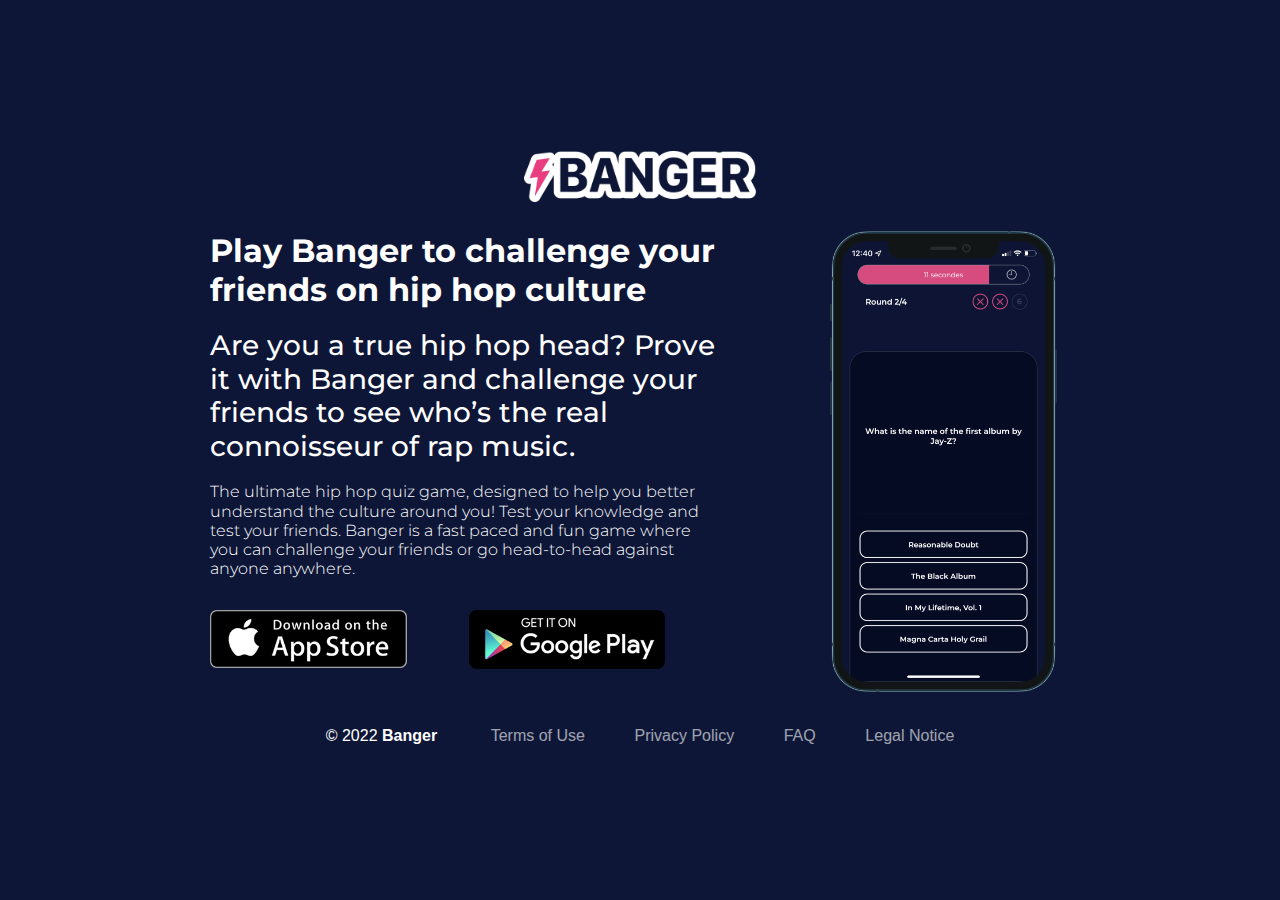
<file: index.html>
<!DOCTYPE html PUBLIC "-//W3C//DTD XHTML 1.0 Strict//EN" "http://www.w3.org/TR/xhtml1/DTD/xhtml1-strict.dtd">

<html xmlns="http://www.w3.org/1999/xhtml" xml:lang="fr">

<head>

  <meta http-equiv="content-type" content="text/html; charset=utf-8" />

  <title>Banger ! Are you a true hip hop head?</title>
  <meta name="viewport" content="width=device-width, initial-scale=1">

  <link rel="icon" type="image/png" href="">

  <meta name="Description" content="Banger ! The ultimate hip hop quiz game, designed to help you better understand the culture around you! Test your knowledge and test your friends. Banger is a fast paced and fun game where you can challenge your friends or go head-to-head against anyone anywhere.">
  <meta name="Keywords"
    content="banger, quiz, rap, musique, music, quizz, hip-hop, culture, test, knowledge, fun, game, jeu, 50 cent, kendrick lamar, ios, expert, riddle, quizrap, quiz rap, quizz rap, rapquiz, rap quiz, rap quizz, multijoueur, trivia, quizrap, quizrap_, quiz-rap">
  <meta name="Revisit-After" content="1 day">
  <meta name="Robots" content="index">
  <meta name="Rating" content="general">
  <meta name="Distribution" content="global">

  <meta property="og:title" content="Banger" />
  <meta property="og:type" content="website" />
  <meta property="og:url" content="https://banger.dev">
  <meta name="twitter:card" content="summary_large_image">
  <meta name="twitter:site" content="@PellegrinPierre">
  <meta name="twitter:title" property="og:title" content="Banger ! The ultimate hip hop quiz game! ⚡️">
  <meta name="twitter:description" property="og:description" content="Play Banger to challenge your friends on hip hop culture">
  <meta name="twitter:image" property="og:image" content="https://banger.dev/img/social-share.png">

  <meta name="author" content="Banger">
  <meta name="apple-itunes-app" content="app-id=1636536771">
  <meta name="google-play-app" content="app-id=com.pierrepellegrin.banger">
  <link rel="shortcut icon" href="img/favicon.ico" type="image/x-icon">
  <link rel="icon" href="img/favicon.ico" type="image/x-icon">
  <link rel="apple-touch-icon" sizes="180x180" href="img/apple-touch-icon.png">
  <link rel="icon" type="image/png" sizes="32x32" href="img/favicon-32x32.png">
  <link rel="icon" type="image/png" sizes="16x16" href="img/favicon-16x16.png">

  <meta name="viewport" content="width=device-width, initial-scale=1.0">
  <link rel="stylesheet" href="css/jquery.smartbanner.css" type="text/css" media="screen">

  <link href="https://maxcdn.bootstrapcdn.com/font-awesome/4.7.0/css/font-awesome.min.css" rel="stylesheet">
  <link href='https://fonts.googleapis.com/css?family=Montserrat' rel='stylesheet' type='text/css'>
  <link rel="stylesheet" href="css/style.css">


</head>

<body>

  <div class=home>
    <div class=title>

      <div class=title1>
        <h1><img alt="Download Banger! The best rap quiz game on the App Store and Google Play Store" src="img/logo.png" style="max-width: 75%;"></h1>
      </div>

      <div class=title2>
        <h1><img alt="Screenshot of rap quiz game : Banger" src="img/screenshots/screenshot1.png"></h1>

      </div>

      <div class=title3>
        <h1>Play Banger to challenge your friends on hip hop culture</h1>
        <h2>Are you a true hip hop head? Prove it with Banger and challenge your friends to see who’s the real connoisseur of rap music.</h2>
        <br/>
        <h4>The ultimate hip hop quiz game, designed to help you better understand the culture around you! Test your knowledge and test your friends. Banger is a fast paced and fun game where you can challenge your friends or go head-to-head against anyone anywhere.</h4>
        <h5><a href="https://apps.apple.com/fr/app/banger-rap-quiz/id1636536771"
            target="itunes_store">
            <img alt="Download Banger on the App Store! The best rap quiz game" src="img/logo-appstore.png" /></a>
        </h5>
        <h5><a href="https://play.google.com/store/apps/details?id=com.pierrepellegrin.banger"
          target="itunes_store">
          <img alt="Download Banger on Google Play! The best rap quiz game" src="img/logo-googleplay.png" /></a>
      </h5>
      </div>
    </div>

  </div>

  <div allign=center>
    <ul>

      <span class='st_instagram_hcount' displayText='Instagram'></span>
  </div>

  

  <div class=footer>

    <footer>
      <ul class=link-slideup>
        <li style="opacity:1"><a href="/" style="color: inherit;">© 2022 <b>Banger</b></a></li>
        <li><a href="terms-of-use.html" target="_blank">Terms of Use</a>
        <li><a href="privacy-policy.html" target="_blank">Privacy Policy</a>
        <li><a href="faq.html" target="_blank">FAQ</a>
        <li><a href="legal-notice.html" target="_blank">Legal Notice</a>
      </ul>
    </footer>
  </div>
  </section>

  </div>

  <script src="https://code.jquery.com/jquery-2.1.1.min.js"></script>
  <script src="jquery.smartbanner.js"></script>
  <script type="text/javascript">
    $(function() { $.smartbanner({
      title: "Banger"
    }) } )
  </script>

</body>

</html>
</file>
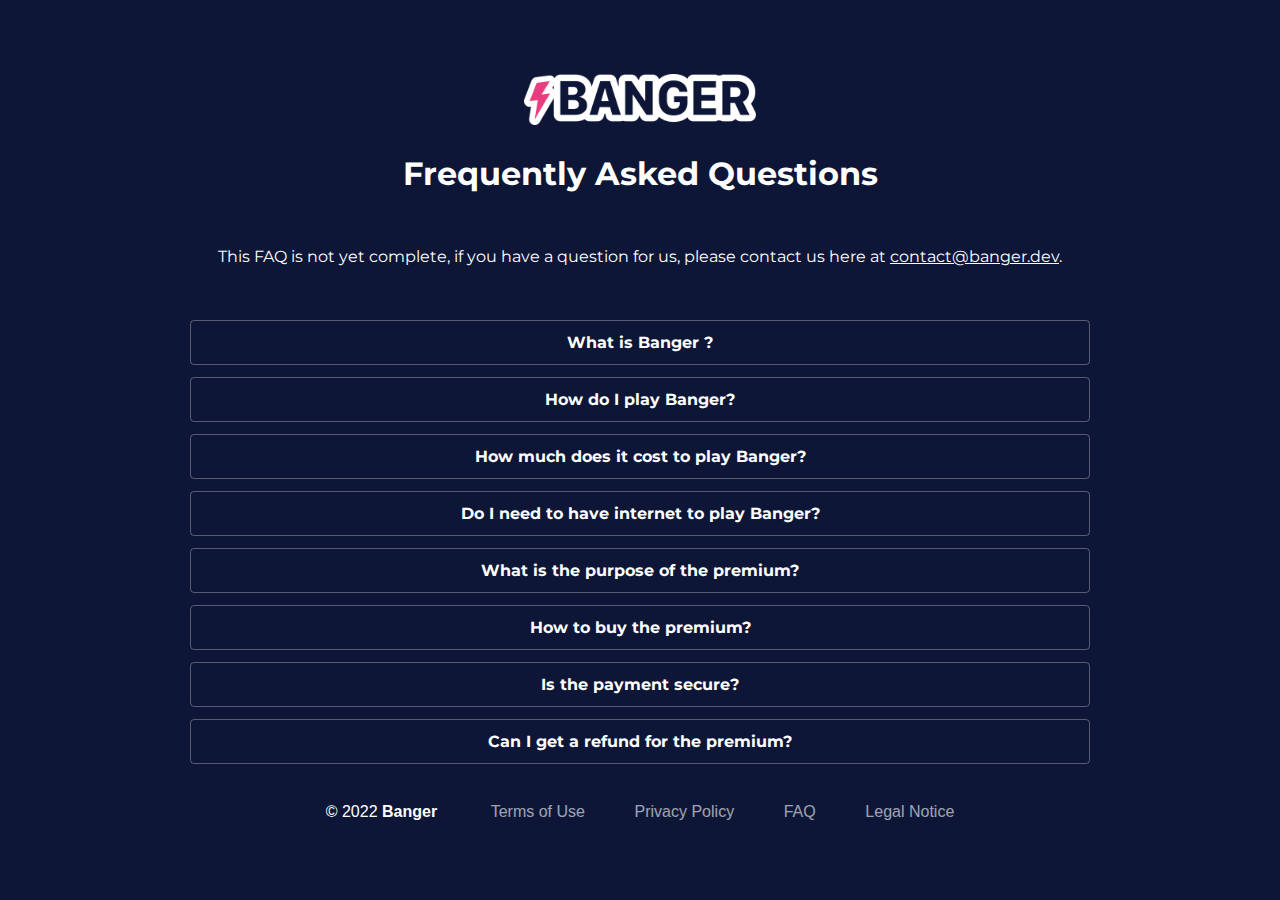
<file: faq.html>
<!DOCTYPE html PUBLIC "-//W3C//DTD XHTML 1.0 Strict//EN" "http://www.w3.org/TR/xhtml1/DTD/xhtml1-strict.dtd">

<html xmlns="http://www.w3.org/1999/xhtml" xml:lang="fr">

<head>

  <meta http-equiv="content-type" content="text/html; charset=utf-8" />

  <title>Banger ! Are you a true hip hop head?</title>
  <meta name="viewport" content="width=device-width, initial-scale=1">

  <link rel="icon" type="image/png" href="">

  <meta name="Description"
    content="Banger ! The ultimate hip hop quiz game, designed to help you better understand the culture around you! Test your knowledge and test your friends. Banger is a fast paced and fun game where you can challenge your friends or go head-to-head against anyone anywhere.">
  <meta name="Keywords"
    content="banger, quiz, rap, musique, music, quizz, hip-hop, culture, test, knowledge, fun, game, jeu, 50 cent, kendrick lamar, ios, expert, riddle, quizrap, quiz rap, quizz rap, rapquiz, rap quiz, rap quizz, multijoueur, trivia, quizrap, quizrap_, quiz-rap">
  <meta name="Revisit-After" content="1 day">
  <meta name="Robots" content="index">
  <meta name="Rating" content="general">
  <meta name="Distribution" content="global">

  <meta property="og:title" content="Banger" />
  <meta property="og:type" content="website" />
  <meta property="og:description" content="Play Banger to challenge your friends on hip hop culture" />

  <meta name="author" content="Banger">
  <meta name="apple-itunes-app" content="app-id=1636536771">
  <meta name="google-play-app" content="app-id=com.pierrepellegrin.banger">
  <link rel="shortcut icon" href="img/favicon.ico" type="image/x-icon">
  <link rel="icon" href="img/favicon.ico" type="image/x-icon">
  <link rel="apple-touch-icon" sizes="180x180" href="img/apple-touch-icon.png">
  <link rel="icon" type="image/png" sizes="32x32" href="img/favicon-32x32.png">
  <link rel="icon" type="image/png" sizes="16x16" href="img/favicon-16x16.png">

  <meta name="viewport" content="width=device-width, initial-scale=1.0">
  <link rel="stylesheet" href="css/jquery.smartbanner.css" type="text/css" media="screen">

  <link href="https://maxcdn.bootstrapcdn.com/font-awesome/4.7.0/css/font-awesome.min.css" rel="stylesheet">
  <link href='https://fonts.googleapis.com/css?family=Montserrat' rel='stylesheet' type='text/css'>
  <link rel="stylesheet" href="css/style.css">

  <script type="text/javascript" src="https://code.jquery.com/jquery-3.6.0.min.js"></script>

  <script>
    $(document).ready(function () {

      $('.faq_question').click(function () {

        if ($(this).parent().is('.open')) {
          $(this).closest('.faq').find('.faq_answer_container').animate({ 'height': '0' }, 500);
          $(this).closest('.faq').removeClass('open');

        } else {
          var newHeight = $(this).closest('.faq').find('.faq_answer').height() + 'px';
          $(this).closest('.faq').find('.faq_answer_container').animate({ 'height': newHeight }, 500);
          $(this).closest('.faq').addClass('open');
        }
      });
    });
  </script>

  <!-- CSS -->
  <style>
    /*FAQS*/
    .faq {
      border: 1px solid rgba(255,255,255,.3);
      margin-bottom: 0.75rem;
      border-radius: 0.25rem;
    }

    .faq_question {
      margin: 0px;
      padding: 0.75rem 1.25rem;
      display: inline-block;
      cursor: pointer;
      font-weight: bold;
    }

    .faq_answer_container {
      height: 0px;
      overflow: hidden;
      padding: 0px;
    }
  </style>


</head>

<body>

  <div class=home>
    <div class=title>

      <div class=title1>
        <h1><img alt="Télécharge Quiz Rap ! sur l'AppStore" src="img/logo.png" style="max-width: 75%;"></h1>
      </div>
      <h1>Frequently Asked Questions</h1>
      <br />
      <br />
      <p>This FAQ is not yet complete, if you have a question for us, please contact us here at <a href="mailto:contact@banger.dev" style="color: inherit;">contact@banger.dev</a>.</p>
      <br />
      <br />
      
      <div class="faq_container">
        <div class="faq">
          <div class="faq_question">What is Banger ?</div>
          <div class="faq_answer_container">
            <div class="faq_answer">Banger is a quiz application specialized on rap and hiphop.<br/>
              It allows you to challenge your friends to see who has the best hiphop culture.<br/>
              There are various themes of questions in order to have varied questions that appeal to everyone.</div>
          </div>
        </div>
        <div class="faq">
          <div class="faq_question">How do I play Banger?</div>
          <div class="faq_answer_container">
            <div class="faq_answer">All you need is a device (phone, tablet) running Android or iOS to download Banger from the Google Play Store or Apple App Store.</div>
          </div>
        </div>
        <div class="faq">
          <div class="faq_question">How much does it cost to play Banger?</div>
          <div class="faq_answer_container">
            <div class="faq_answer">The application is free. However, you can have access to many themes of questions by purchasing the premium.</div>
          </div>
        </div>
        <div class="faq">
          <div class="faq_question">Do I need to have internet to play Banger?</div>
          <div class="faq_answer_container">
            <div class="faq_answer">Yes, the games are multiplayer and the questions and images are hosted on our servers. And therefore require an internet connection.</div>
          </div>
        </div>
        <div class="faq">
          <div class="faq_question">What is the purpose of the premium?</div>
          <div class="faq_answer_container">
            <div class="faq_answer">The premium allows you to play more game modes and have more questions.</div>
          </div>
        </div>
        <div class="faq">
          <div class="faq_question">How to buy the premium?</div>
          <div class="faq_answer_container">
            <div class="faq_answer">Directly in the application (iOS or Android), click on the paywall or in the game modes page by clicking on a locked game mode. A payment window will appear and you will just have to follow the steps.</div>
          </div>
        </div>
        <div class="faq">
          <div class="faq_question">Is the payment secure?</div>
          <div class="faq_answer_container">
            <div class="faq_answer">Yes, absolutely. The payment processes are fully managed by Apple and Google.</div>
          </div>
        </div>
        <div class="faq">
          <div class="faq_question">Can I get a refund for the premium?</div>
          <div class="faq_answer_container">
            <div class="faq_answer">Yes, from your Google Play Store or Apple iCloud account, you can request a refund. Your benefits will be deactivated as a result.</div>
          </div>
        </div>

      </div>

    </div>

    <div class=footer>

      <footer>
        <ul class=link-slideup>
          <li style="opacity:1"><a href="/" style="color: inherit;">© 2022 <b>Banger</b></a></li>
          <li><a href="terms-of-use.html" target="_blank">Terms of Use</a>
          <li><a href="privacy-policy.html" target="_blank">Privacy Policy</a>
          <li><a href="faq.html" target="_blank">FAQ</a>
          <li><a href="legal-notice.html" target="_blank">Legal Notice</a>
        </ul>
      </footer>
    </div>
    </section>

  </div>

  <script src="https://code.jquery.com/jquery-2.1.1.min.js"></script>
  <script src="jquery.smartbanner.js"></script>
  <script type="text/javascript">
    $(function () {
      $.smartbanner({
        title: "Banger"
      })
    })
  </script>

</body>

</html>
</file>
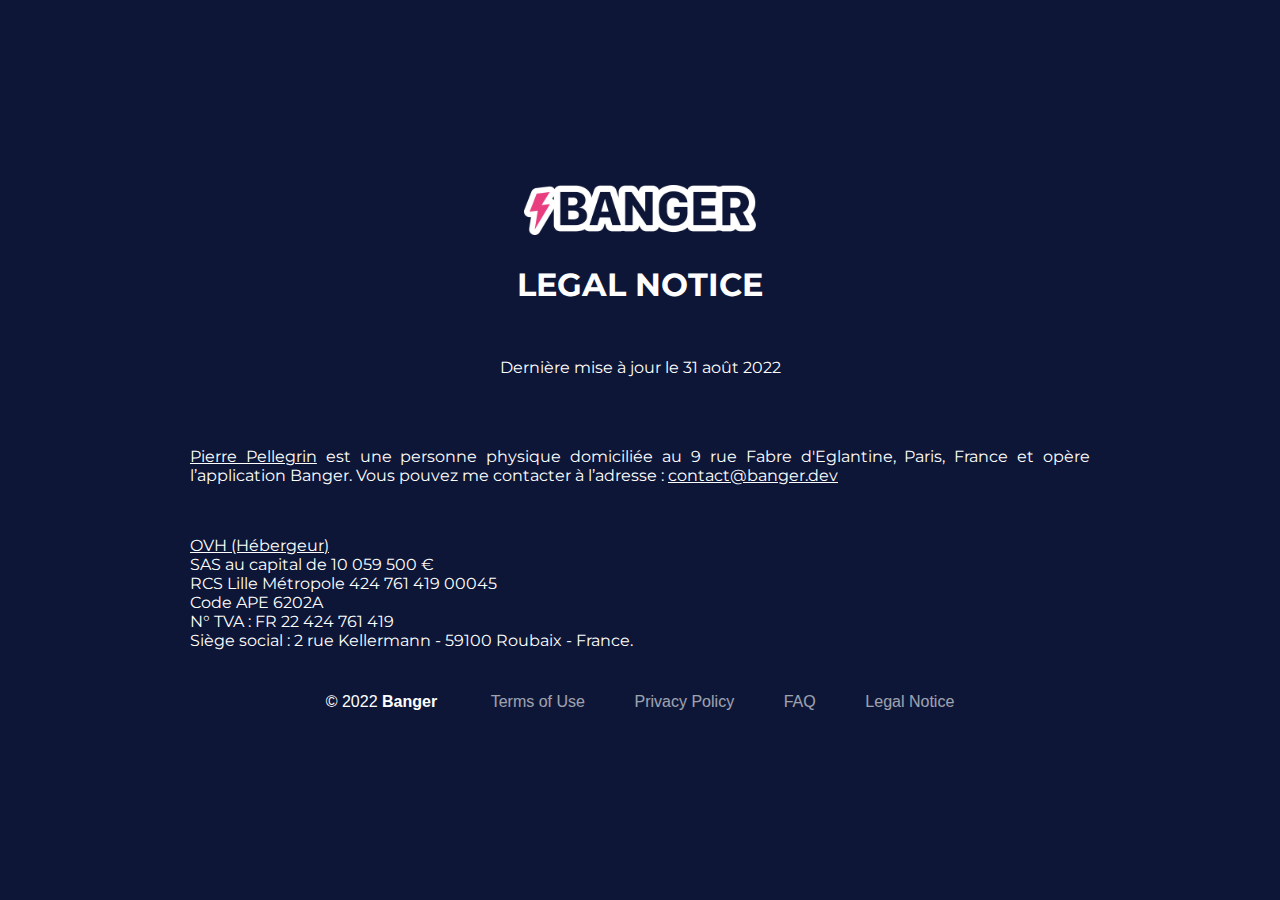
<file: legal-notice.html>
<!DOCTYPE html PUBLIC "-//W3C//DTD XHTML 1.0 Strict//EN" "http://www.w3.org/TR/xhtml1/DTD/xhtml1-strict.dtd">

<html xmlns="http://www.w3.org/1999/xhtml" xml:lang="fr">

<head>

  <meta http-equiv="content-type" content="text/html; charset=utf-8" />

  <title>Banger ! Are you a true hip hop head?</title>
  <meta name="viewport" content="width=device-width, initial-scale=1">

  <link rel="icon" type="image/png" href="">

  <meta name="Description" content="Banger ! The ultimate hip hop quiz game, designed to help you better understand the culture around you! Test your knowledge and test your friends. Banger is a fast paced and fun game where you can challenge your friends or go head-to-head against anyone anywhere.">
  <meta name="Keywords"
    content="banger, quiz, rap, musique, music, quizz, hip-hop, culture, test, knowledge, fun, game, jeu, 50 cent, kendrick lamar, ios, expert, riddle, quizrap, quiz rap, quizz rap, rapquiz, rap quiz, rap quizz, multijoueur, trivia, quizrap, quizrap_, quiz-rap">
  <meta name="Revisit-After" content="1 day">
  <meta name="Robots" content="index">
  <meta name="Rating" content="general">
  <meta name="Distribution" content="global">

  <meta property="og:title" content="Banger" />
  <meta property="og:type" content="website" />
  <meta property="og:description" content="Play Banger to challenge your friends on hip hop culture" />

  <meta name="author" content="Banger">
  <meta name="apple-itunes-app" content="app-id=1636536771">
  <meta name="google-play-app" content="app-id=com.pierrepellegrin.banger">
  <link rel="shortcut icon" href="img/favicon.ico" type="image/x-icon">
  <link rel="icon" href="img/favicon.ico" type="image/x-icon">
  <link rel="apple-touch-icon" sizes="180x180" href="img/apple-touch-icon.png">
  <link rel="icon" type="image/png" sizes="32x32" href="img/favicon-32x32.png">
  <link rel="icon" type="image/png" sizes="16x16" href="img/favicon-16x16.png">

  <meta name="viewport" content="width=device-width, initial-scale=1.0">
  <link rel="stylesheet" href="css/jquery.smartbanner.css" type="text/css" media="screen">

  <link href="https://maxcdn.bootstrapcdn.com/font-awesome/4.7.0/css/font-awesome.min.css" rel="stylesheet">
  <link href='https://fonts.googleapis.com/css?family=Montserrat' rel='stylesheet' type='text/css'>
  <link rel="stylesheet" href="css/style.css">


</head>

<body>

  <div class=home>
    <div class=title>

      <div class=title1>
        <h1><img alt="Télécharge Quiz Rap ! sur l'AppStore" src="img/logo.png" style="max-width: 75%;"></h1>
      </div>
      <h1>LEGAL NOTICE</h1>

      <br/>
      <br/>
      <p>Dernière mise à jour le 31 août 2022</p>
      <br/>
      <br/>
      <div style="text-align: justify;">
        <p><a href="https://pierrepellegrin.com" style="color: inherit;">Pierre Pellegrin</a> est une personne physique domiciliée au 9 rue Fabre d'Eglantine, Paris, France et
          opère l’application Banger.
          Vous pouvez me contacter à l’adresse : <a href="mailto:contact@banger.dev" style="color: inherit;">contact@banger.dev</a></p>
          <br/>
        <p><a style="text-decoration: underline;">OVH (Hébergeur)</a><br/>
          SAS au capital de 10 059 500 € <br/>
          RCS Lille Métropole 424 761 419 00045 <br/>
          Code APE 6202A <br/>
          N° TVA : FR 22 424 761 419 <br/>
          Siège social : 2 rue Kellermann - 59100 Roubaix - France.</p>
        
      </div>

    </div>

  </div>

  <div class=footer>

    <footer>
      <ul class=link-slideup>
        <li style="opacity:1"><a href="/" style="color: inherit;">© 2022 <b>Banger</b></a></li>
        <li><a href="terms-of-use.html" target="_blank">Terms of Use</a>
        <li><a href="privacy-policy.html" target="_blank">Privacy Policy</a>
        <li><a href="faq.html" target="_blank">FAQ</a>
        <li><a href="legal-notice.html" target="_blank">Legal Notice</a>
      </ul>
    </footer>
  </div>
  </section>

  </div>

  <script src="https://code.jquery.com/jquery-2.1.1.min.js"></script>
  <script src="jquery.smartbanner.js"></script>
  <script type="text/javascript">
    $(function() { $.smartbanner({
      title: "Banger"
    }) } )
  </script>

</body>

</html>
</file>
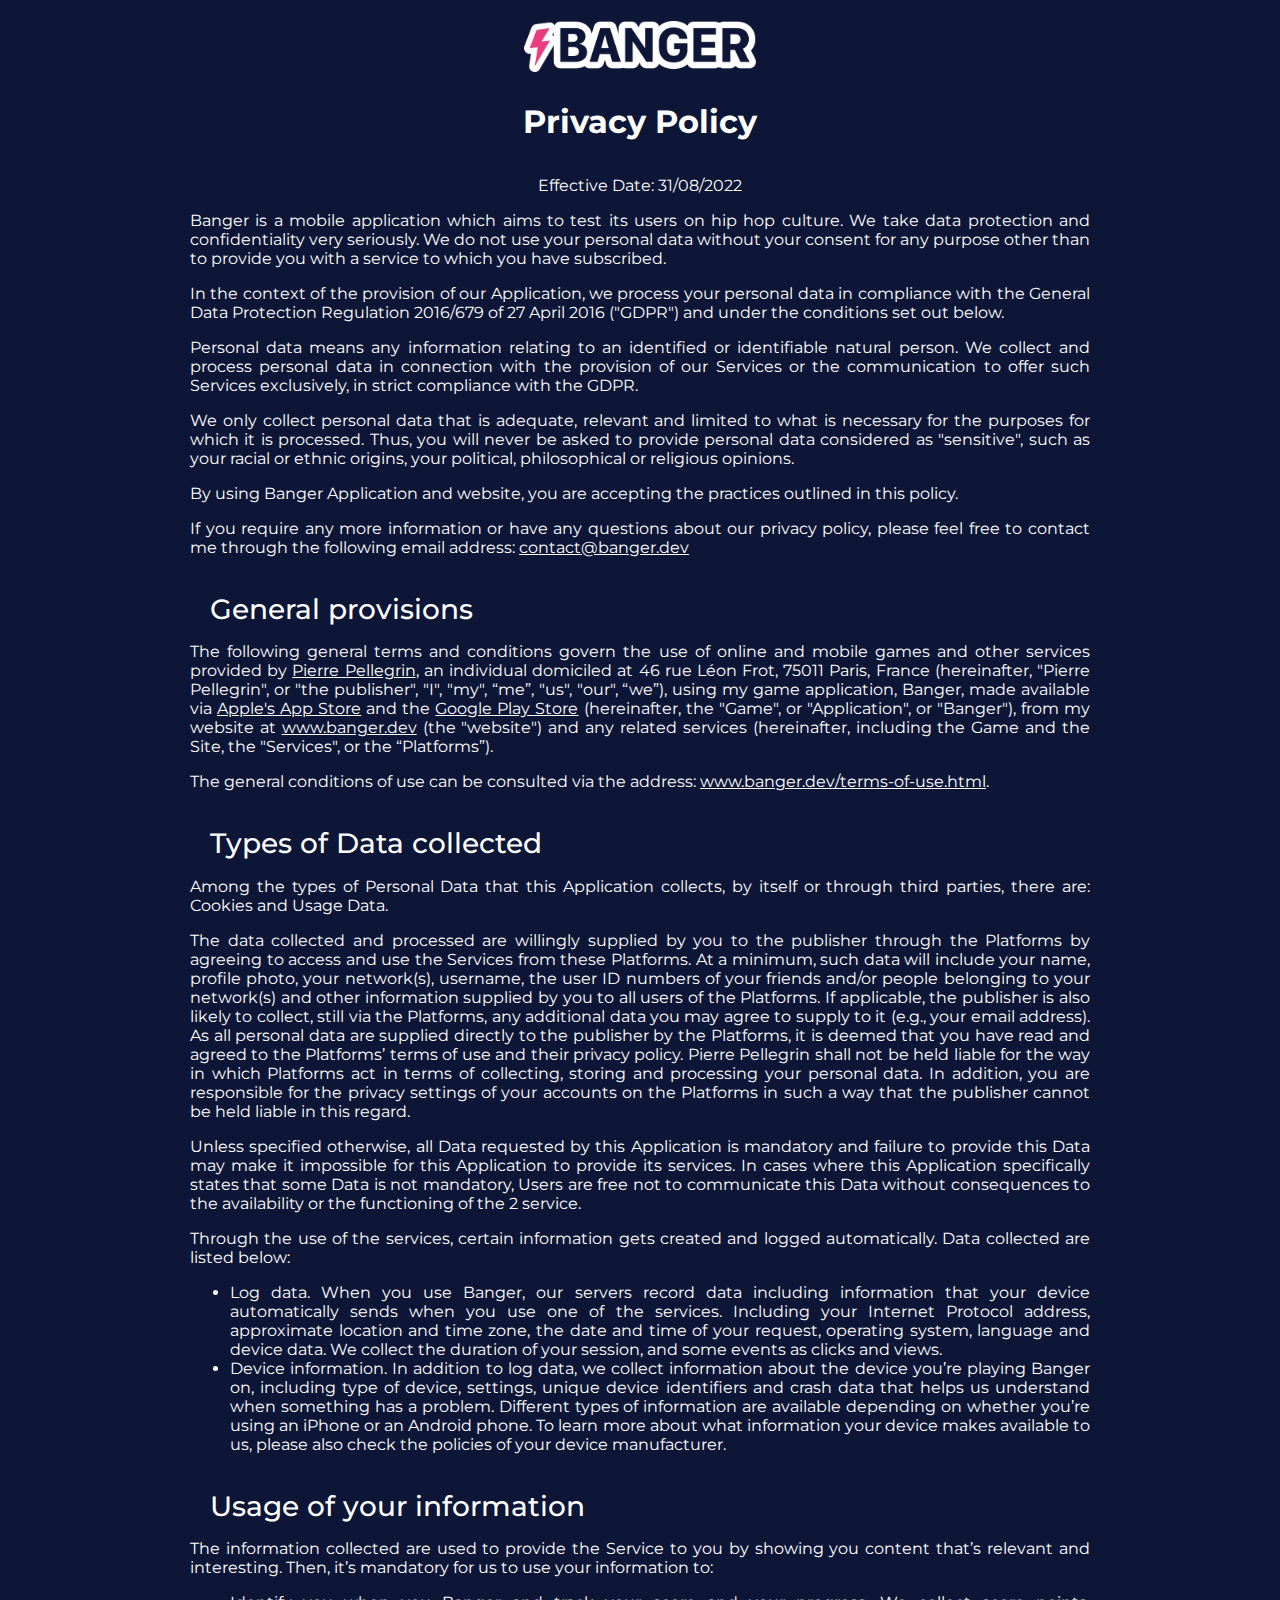
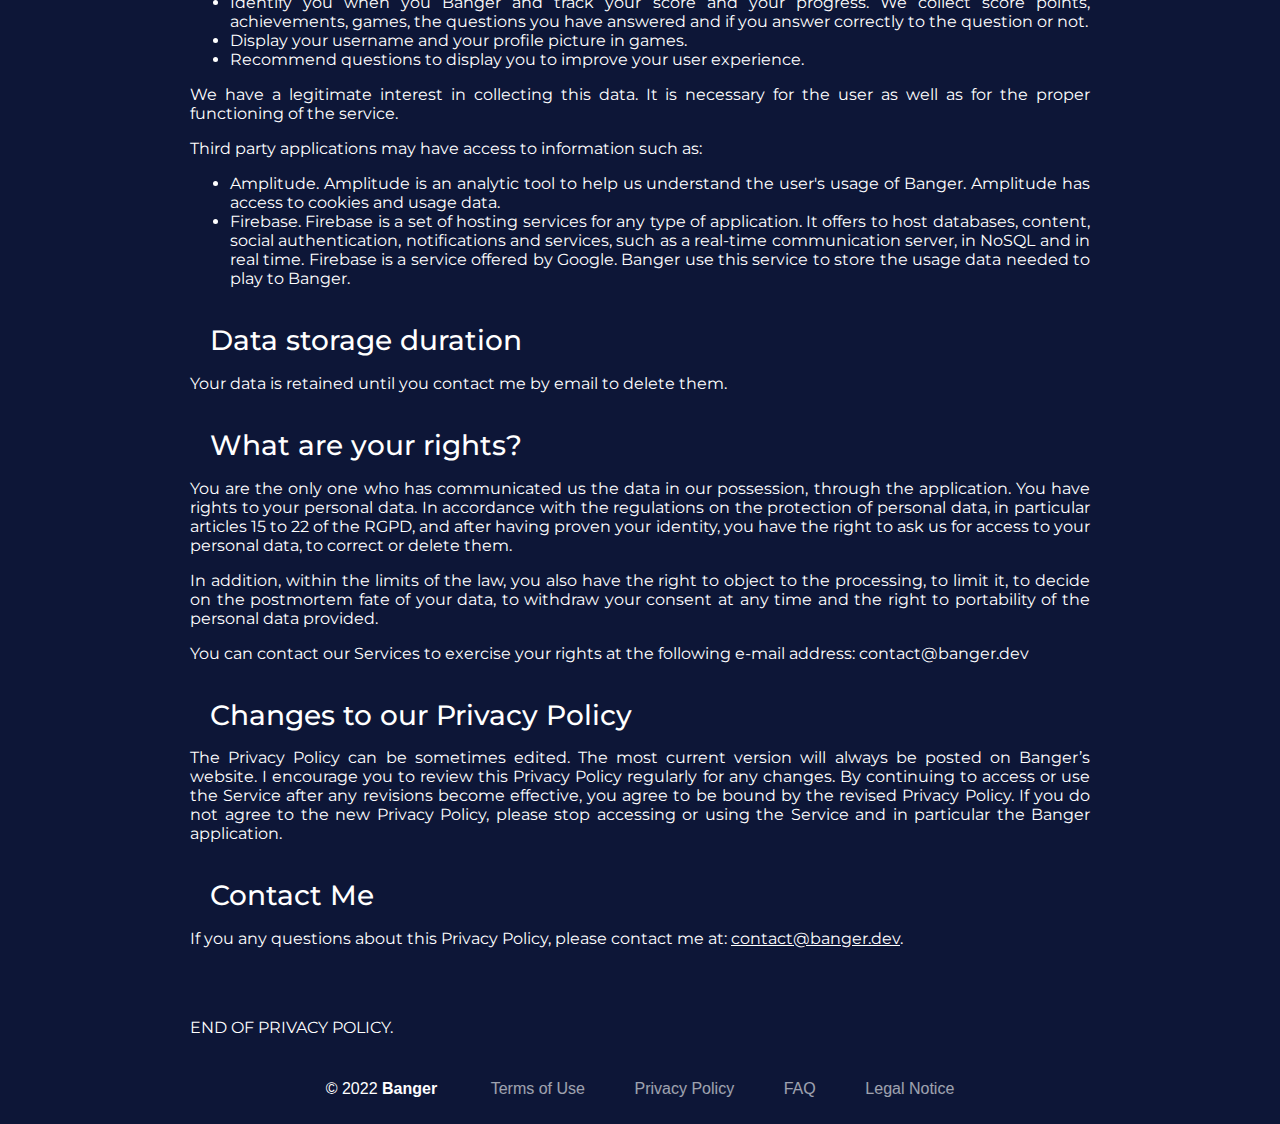
<file: privacy-policy.html>
<!DOCTYPE html PUBLIC "-//W3C//DTD XHTML 1.0 Strict//EN" "http://www.w3.org/TR/xhtml1/DTD/xhtml1-strict.dtd">

<html xmlns="http://www.w3.org/1999/xhtml" xml:lang="fr">

<head>

  <meta http-equiv="content-type" content="text/html; charset=utf-8" />

  <title>Banger ! Are you a true hip hop head?</title>
  <meta name="viewport" content="width=device-width, initial-scale=1">

  <link rel="icon" type="image/png" href="">

  <meta name="Description" content="Banger ! The ultimate hip hop quiz game, designed to help you better understand the culture around you! Test your knowledge and test your friends. Banger is a fast paced and fun game where you can challenge your friends or go head-to-head against anyone anywhere.">
  <meta name="Keywords"
    content="banger, quiz, rap, musique, music, quizz, hip-hop, culture, test, knowledge, fun, game, jeu, 50 cent, kendrick lamar, ios, expert, riddle, quizrap, quiz rap, quizz rap, rapquiz, rap quiz, rap quizz, multijoueur, trivia, quizrap, quizrap_, quiz-rap">
  <meta name="Revisit-After" content="1 day">
  <meta name="Robots" content="index">
  <meta name="Rating" content="general">
  <meta name="Distribution" content="global">

  <meta property="og:title" content="Banger" />
  <meta property="og:type" content="website" />
  <meta property="og:description" content="Play Banger to challenge your friends on hip hop culture" />

  <meta name="author" content="Banger">
  <meta name="apple-itunes-app" content="app-id=1636536771">
  <meta name="google-play-app" content="app-id=com.pierrepellegrin.banger">
  <link rel="shortcut icon" href="img/favicon.ico" type="image/x-icon">
  <link rel="icon" href="img/favicon.ico" type="image/x-icon">
  <link rel="apple-touch-icon" sizes="180x180" href="img/apple-touch-icon.png">
  <link rel="icon" type="image/png" sizes="32x32" href="img/favicon-32x32.png">
  <link rel="icon" type="image/png" sizes="16x16" href="img/favicon-16x16.png">

  <meta name="viewport" content="width=device-width, initial-scale=1.0">
  <link rel="stylesheet" href="css/jquery.smartbanner.css" type="text/css" media="screen">

  <link href="https://maxcdn.bootstrapcdn.com/font-awesome/4.7.0/css/font-awesome.min.css" rel="stylesheet">
  <link href='https://fonts.googleapis.com/css?family=Montserrat' rel='stylesheet' type='text/css'>
  <link rel="stylesheet" href="css/style.css">


</head>

<body>

  <div class=home>
    <div class=title>

      <div class=title1>
        <h1><img alt="Download Banger on App Store !" src="img/logo.png" style="max-width: 75%;"></h1>
      </div>
      <h1>Privacy Policy</h1>
      <br />
      <p>Effective Date: 31/08/2022</p>

      <div style="text-align: justify;">
        <p>Banger is a mobile application which aims to test its users on hip hop culture. 
          We take data protection and confidentiality very seriously. 
          We do not use your personal data without your consent for any purpose other than to provide you with a service to which you have subscribed.</p>
        <p>In the context of the provision of our Application, we process your personal data in compliance with the 
          General Data Protection Regulation 2016/679 of 27 April 2016 ("GDPR") and under the conditions set out below.
        </p>
        <p>Personal data means any information relating to an identified or identifiable natural person. 
          We collect and process personal data in connection with the provision of our Services or the communication to offer such Services exclusively, 
          in strict compliance with the GDPR.</p>
        <p>We only collect personal data that is adequate, relevant and limited to what is necessary for the purposes for which it is processed. 
          Thus, you will never be asked to provide personal data considered as "sensitive", such as your racial or ethnic origins, your political, 
          philosophical or religious opinions.</p>
        <p>By using Banger Application and website, you are accepting the practices outlined in this policy.</p>
        <p>If you require any more information or have any questions about our privacy policy, please feel free to contact me through the following email address:
        <a href="mailto:contact@banger.dev" style="color: inherit;">contact@banger.dev</a></li>
        </p>

        <h2>General provisions</h2>
        <p>
          The following general terms and conditions govern the use of online and mobile games
          and other services provided by <a href="https://pierrepellegrin.com" style="color: inherit;">Pierre
            Pellegrin</a>, an individual domiciled at 46 rue Léon Frot,
          75011 Paris, France (hereinafter, "Pierre Pellegrin", or "the publisher", "I", "my", “me”, "us", "our", “we”),
          using my game application, Banger, made available via <a
            href="https://apps.apple.com/fr/app/banger-rap-quiz/id1636536771" style="color: inherit;">Apple's App Store</a> and
          the <a href="https://play.google.com/store/apps/details?id=com.pierrepellegrin.banger"
            style="color: inherit;">Google Play Store</a> (hereinafter, the "Game", or "Application", or "Banger"),
          from my website at
          <a href="/" style="color: inherit;">www.banger.dev</a> (the "website") and any related services (hereinafter, including the Game and
          the Site, the "Services", or the “Platforms”).
        </p>
        <p>
          The general conditions of use can be consulted via the address:
          <a href="terms-of-use.html" style="color: inherit;">www.banger.dev/terms-of-use.html</a>.
        </p>

        <h2>Types of Data collected</h2>
        <p>
          Among the types of Personal Data that this Application collects, by itself or through third parties, there are: Cookies and Usage Data.
        </p>
        <p>The data collected and processed are willingly supplied by you to the publisher through the Platforms by agreeing to access 
          and use the Services from these Platforms. At a minimum, such data will include your name, profile photo, your network(s), 
          username, the user ID numbers of your friends and/or people belonging to your network(s) and other information supplied by 
          you to all users of the Platforms. If applicable, the publisher is also likely to collect, still via the Platforms, any additional 
          data you may agree to supply to it (e.g., your email address). As all personal data are supplied directly to the publisher by the Platforms, 
          it is deemed that you have read and agreed to the Platforms’ terms of use and their privacy policy. Pierre Pellegrin shall not be held 
          liable for the way in which Platforms act in terms of collecting, storing and processing your personal data. In addition, 
          you are responsible for the privacy settings of your accounts on the Platforms in such a way that the publisher cannot be held liable in this regard.</p>
        <p>Unless specified otherwise, all Data requested by this Application is mandatory and failure to provide this Data may make 
          it impossible for this Application to provide its services. In cases where this Application specifically states that some 
          Data is not mandatory, Users are free not to communicate this Data without consequences to the availability or the functioning of the 2 service.</p>
        <p>Through the use of the services, certain information gets created and logged
          automatically. Data collected are listed below:
        <ul>
          <li>Log data. When you use Banger, our servers record data including information that your device automatically sends when you use one of the services. 
            Including your Internet Protocol address, approximate location and time zone, the date and time of your request, operating system, 
            language and device data. We collect the duration of your session, and some events as clicks and views.</li>
          <li>Device information. In addition to log data, we collect information about the device you’re playing Banger on, 
            including type of device, settings, unique device identifiers and crash data that helps us understand when something has a problem. 
            Different types of information are available depending on whether you’re using an iPhone or an Android phone. 
            To learn more about what information your device makes available to us, please also check the policies of your device manufacturer.</li>
        </ul>
        </p>

        <h2>Usage of your information</h2>
        <p>The information collected are used to provide the Service to you by showing you
          content that’s relevant and interesting. Then, it’s mandatory for us to use your information
          to:
        <ul>
          <li>Identify you when you Banger and track your score and your progress. We collect score points, achievements, games, 
            the questions you have answered and if you answer correctly to the question or not.</li>
          <li>Display your username and your profile picture in games.</li>
          <li>Recommend questions to display you to improve your user experience.</li>
        </ul>
        We have a legitimate interest in collecting this data. It is necessary for the user as well as for
        the proper functioning of the service.
        </p>
        <p>Third party applications may have access to information such as:
        <ul>
          <li>Amplitude. Amplitude is an analytic tool to help us understand the user's usage of Banger. Amplitude has access to cookies and usage data.</li>
          <li>Firebase. Firebase is a set of hosting services for any type of application. 
            It offers to host databases, content, social authentication, notifications and services, such as a real-time communication server, 
            in NoSQL and in real time. Firebase is a service offered by Google. Banger use this service to store the usage data needed to play to Banger.</li>
        </ul>
        </p>
        <h2>Data storage duration</h2>
        <p>
          Your data is retained until you contact me by email to delete them.
        </p>
        <h2>What are your rights?</h2>
        <p>You are the only one who has communicated us the data in our possession, through the application. 
          You have rights to your personal data. 
          In accordance with the regulations on the protection of personal data, in particular articles 15 to 22 of the RGPD, 
          and after having proven your identity, you have the right to ask us for access to your personal data, to correct or delete them.</p>
        <p>In addition, within the limits of the law, you also have the right to object to the processing, to limit it, 
          to decide on the postmortem fate of your data, to withdraw your consent at any time and the right to portability of the personal data provided.</p>
        <p>You can contact our Services to exercise your rights at the following e-mail address: contact@banger.dev</p>
        <h2>Changes to our Privacy Policy</h2>
        <p>The Privacy Policy can be sometimes edited. The most current version will always be posted on Banger’s website. 
          I encourage you to review this Privacy Policy regularly for any changes. 
          By continuing to access or use the Service after any revisions become effective, 
          you agree to be bound by the revised Privacy Policy. If you do not agree to the new Privacy Policy, 
          please stop accessing or using the Service and in particular the Banger application.</p>
        <h2>Contact Me</h2>
        <p>If you any questions about this Privacy Policy, please contact me at:
          <a href="mailto:contact@banger.dev" style="color: inherit;">contact@banger.dev</a>.
        </p>
        <br />
        <br />
        <p>END OF PRIVACY POLICY.</p>
      </div>

    </div>

  </div>

  <div class=footer>

    <footer>
      <ul class=link-slideup>
        <li style="opacity:1"><a href="/" style="color: inherit;">© 2022 <b>Banger</b></a></li>
        <li><a href="terms-of-use.html" target="_blank">Terms of Use</a>
        <li><a href="privacy-policy.html" target="_blank">Privacy Policy</a>
        <li><a href="faq.html" target="_blank">FAQ</a>
        <li><a href="legal-notice.html" target="_blank">Legal Notice</a>
      </ul>
    </footer>
  </div>
  </section>

  </div>

  <script src="https://code.jquery.com/jquery-2.1.1.min.js"></script>
  <script src="jquery.smartbanner.js"></script>
  <script type="text/javascript">
    $(function() { $.smartbanner({
      title: "Banger"
    }) } )
  </script>

</body>

</html>
</file>
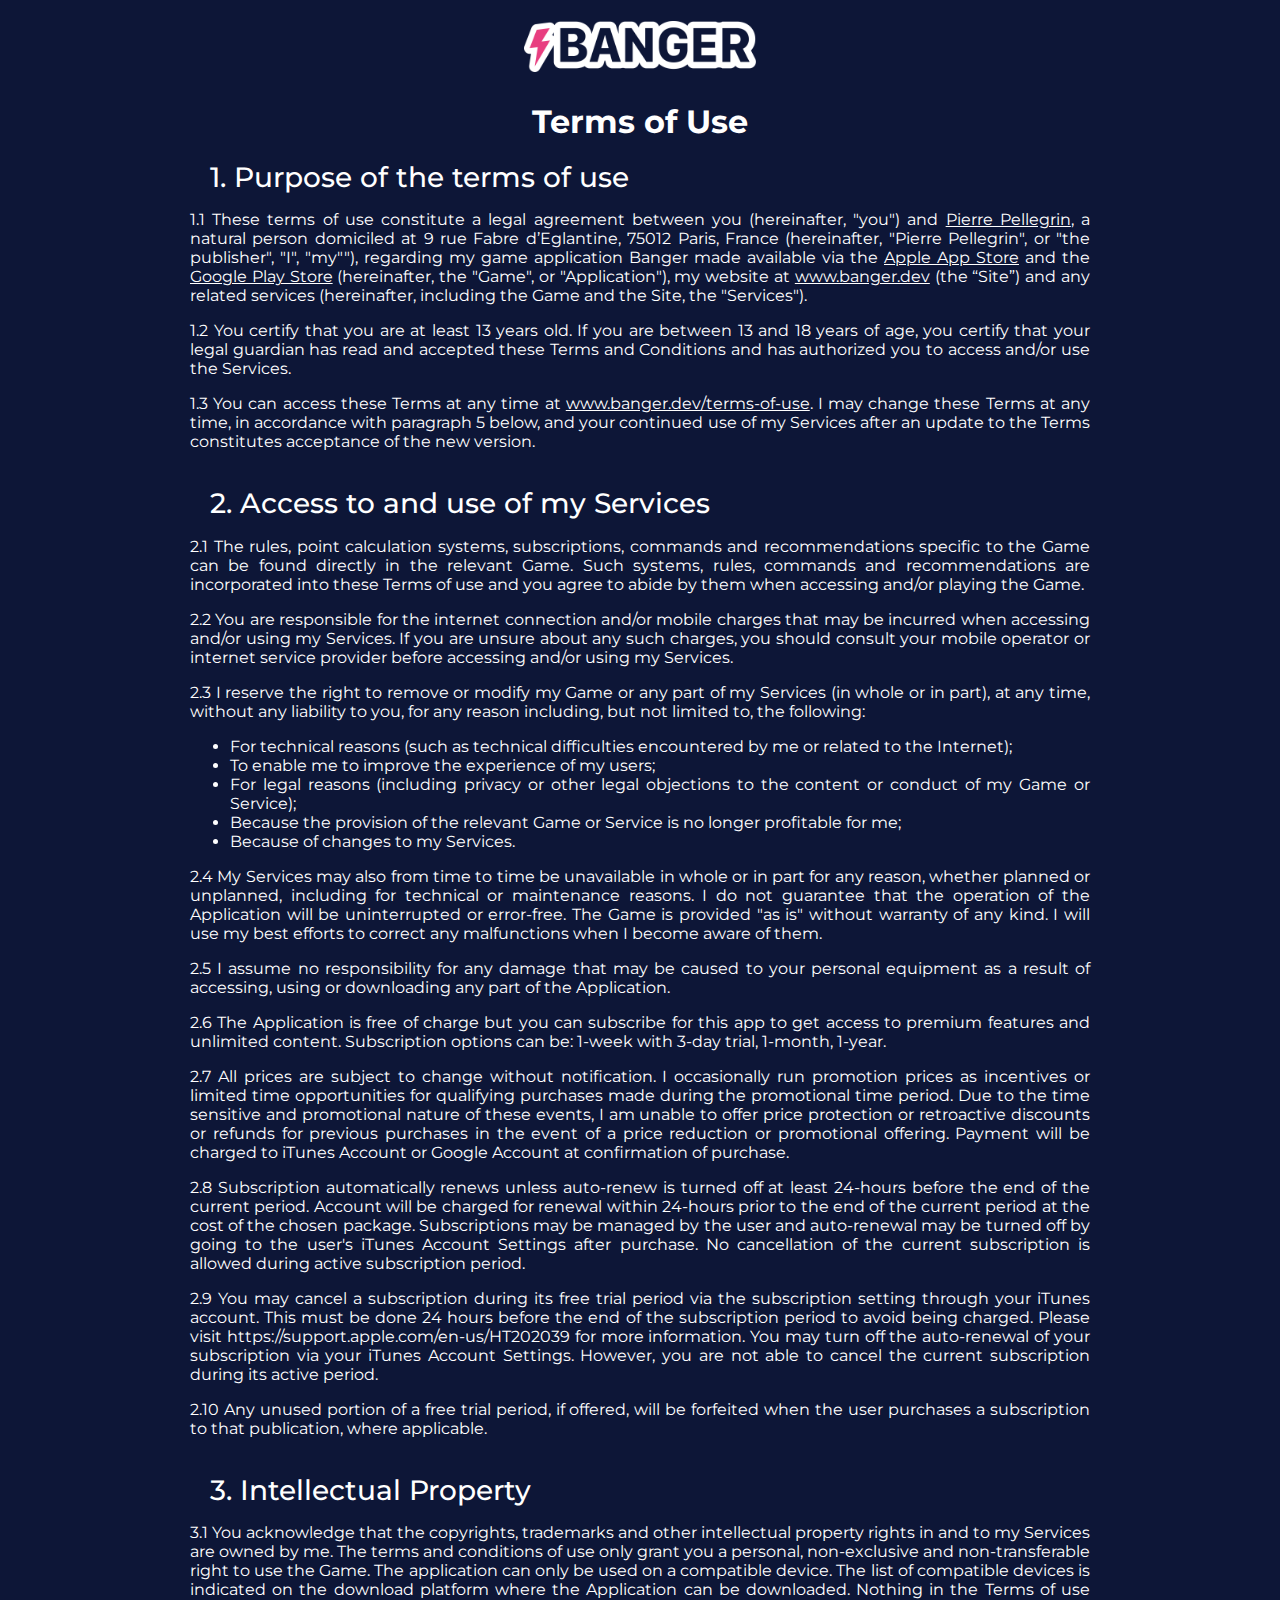
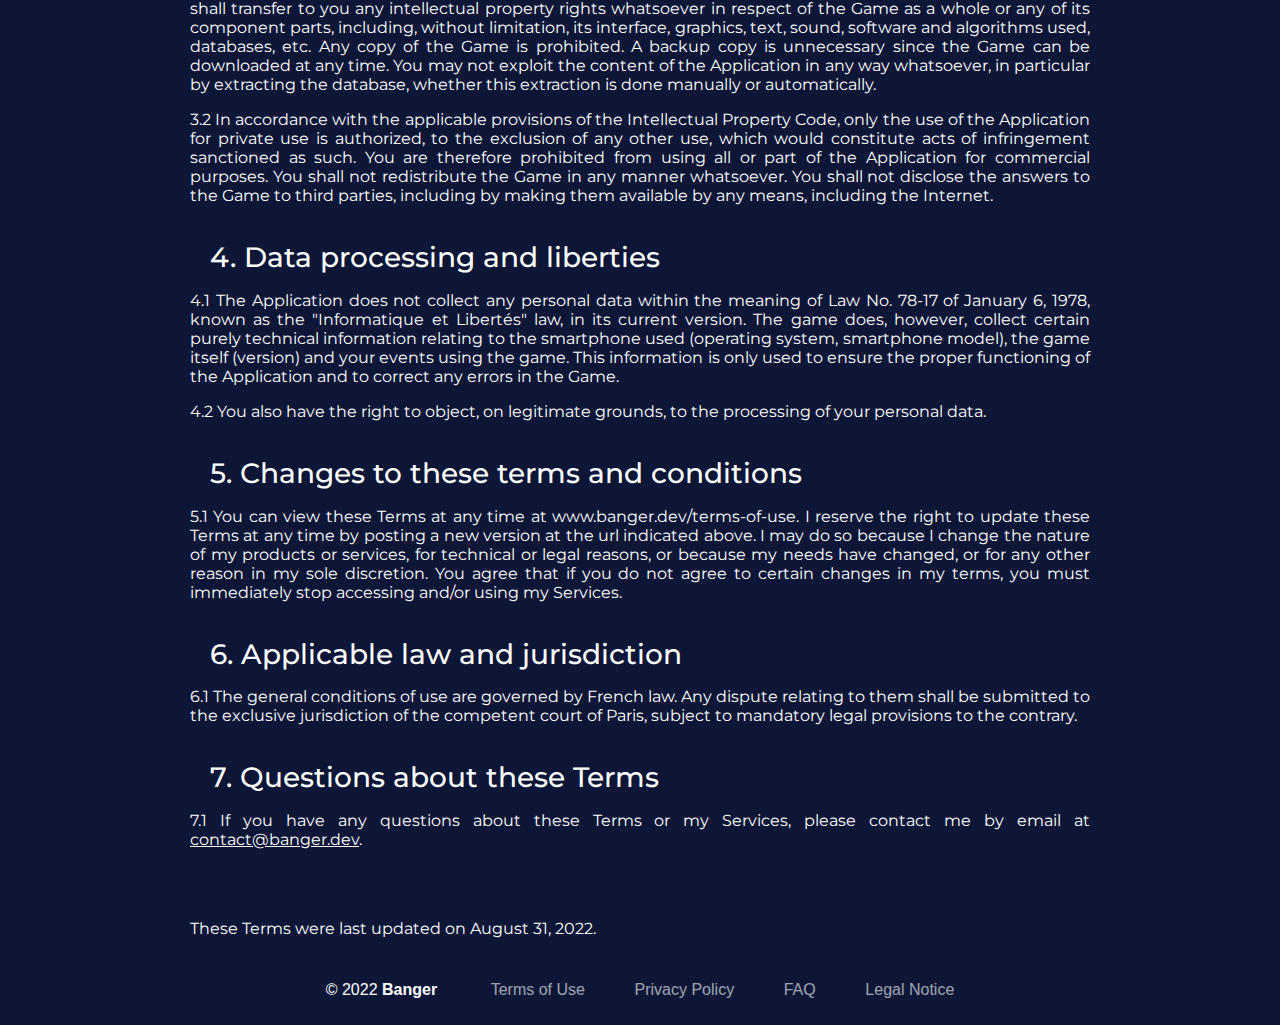
<file: terms-of-use.html>
<!DOCTYPE html PUBLIC "-//W3C//DTD XHTML 1.0 Strict//EN" "http://www.w3.org/TR/xhtml1/DTD/xhtml1-strict.dtd">

<html xmlns="http://www.w3.org/1999/xhtml" xml:lang="fr">

<head>

  <meta http-equiv="content-type" content="text/html; charset=utf-8" />

  <title>Banger ! Are you a true hip hop head?</title>
  <meta name="viewport" content="width=device-width, initial-scale=1">

  <link rel="icon" type="image/png" href="">

  <meta name="Description" content="Banger ! The ultimate hip hop quiz game, designed to help you better understand the culture around you! Test your knowledge and test your friends. Banger is a fast paced and fun game where you can challenge your friends or go head-to-head against anyone anywhere.">
  <meta name="Keywords"
    content="banger, quiz, rap, musique, music, quizz, hip-hop, culture, test, knowledge, fun, game, jeu, 50 cent, kendrick lamar, ios, expert, riddle, quizrap, quiz rap, quizz rap, rapquiz, rap quiz, rap quizz, multijoueur, trivia, quizrap, quizrap_, quiz-rap">
  <meta name="Revisit-After" content="1 day">
  <meta name="Robots" content="index">
  <meta name="Rating" content="general">
  <meta name="Distribution" content="global">

  <meta property="og:title" content="Banger" />
  <meta property="og:type" content="website" />
  <meta property="og:description" content="Play Banger to challenge your friends on hip hop culture" />

  <meta name="author" content="Banger">
  <meta name="apple-itunes-app" content="app-id=1636536771">
  <meta name="google-play-app" content="app-id=com.pierrepellegrin.banger">
  <link rel="shortcut icon" href="img/favicon.ico" type="image/x-icon">
  <link rel="icon" href="img/favicon.ico" type="image/x-icon">
  <link rel="apple-touch-icon" sizes="180x180" href="img/apple-touch-icon.png">
  <link rel="icon" type="image/png" sizes="32x32" href="img/favicon-32x32.png">
  <link rel="icon" type="image/png" sizes="16x16" href="img/favicon-16x16.png">

  <meta name="viewport" content="width=device-width, initial-scale=1.0">
  <link rel="stylesheet" href="css/jquery.smartbanner.css" type="text/css" media="screen">

  <link href="https://maxcdn.bootstrapcdn.com/font-awesome/4.7.0/css/font-awesome.min.css" rel="stylesheet">
  <link href='https://fonts.googleapis.com/css?family=Montserrat' rel='stylesheet' type='text/css'>
  <link rel="stylesheet" href="css/style.css">


</head>

<body>

  <div class=home>
    <div class=title>

      <div class=title1>
        <h1><img alt="Download Banger on App Store !" src="img/logo.png" style="max-width: 75%;"></h1>
      </div>
      <h1>Terms of Use</h1>

      <div style="text-align: justify;">
        <h2>1. Purpose of the terms of use</h2>
        <p>1.1 These terms of use constitute a legal agreement between you (hereinafter, "you") and
          <a href="https://pierrepellegrin.com" style="color: inherit;">Pierre Pellegrin</a>, a natural person domiciled at 9 rue Fabre d’Eglantine, 
          75012 Paris, France (hereinafter, "Pierre Pellegrin", or "the publisher", "I", "my""), 
          regarding my game application Banger made available via the
          <a href="https://apps.apple.com/fr/app/banger-rap-quiz/id1636536771" style="color: inherit;">Apple App Store</a> and the <a href="https://play.google.com/store/apps/details?id=com.pierrepellegrin.banger" style="color: inherit;">Google Play Store</a> 
          (hereinafter, the "Game", or "Application"), my website at <a href="/" style="color: inherit;">www.banger.dev</a> 
          (the “Site”) and any related services (hereinafter, including the Game and the Site, the "Services").</p>
        <p>1.2 You certify that you are at least 13 years old. If you are between 13 and 18 years of age, 
          you certify that your legal guardian has read and accepted these Terms and Conditions and has authorized you to access and/or use the Services.</p>
        <p>1.3 You can access these Terms at any time at
          <a href="terms-of-use.html" style="color: inherit;">www.banger.dev/terms-of-use</a>. 
          I may change these Terms at any time, in accordance with paragraph 5 below, 
          and your continued use of my Services after an update to the Terms constitutes acceptance of the new version.</p>

        <h2>2. Access to and use of my Services</h2>
        <p>
          2.1 The rules, point calculation systems, subscriptions, commands and recommendations specific to the Game can be found directly in the relevant Game. 
          Such systems, rules, commands and recommendations are incorporated into these Terms of use and you agree to abide by them when accessing 
          and/or playing the Game.
        </p>
        <p>
          2.2 You are responsible for the internet connection and/or mobile charges that may be incurred when accessing and/or using my Services. 
          If you are unsure about any such charges, you should consult your mobile operator or internet service provider before accessing and/or using my Services.
        </p>
        <p>
          2.3 I reserve the right to remove or modify my Game or any part of my Services (in whole or in part), 
          at any time, without any liability to you, for any reason including, but not limited to, the following:
        <ul>
          <li>For technical reasons (such as technical difficulties encountered by me or related to the Internet);</li>
          <li>To enable me to improve the experience of my users;</li>
          <li>For legal reasons (including privacy or other legal objections to the content or conduct of my Game or Service);</li>
          <li>Because the provision of the relevant Game or Service is no longer profitable for me;</li>
          <li>Because of changes to my Services.</li>
        </ul>
        </p>
        <p>2.4 My Services may also from time to time be unavailable in whole or in part for any reason, whether planned or unplanned, 
          including for technical or maintenance reasons. I do not guarantee that the operation of the Application will be uninterrupted or error-free. 
          The Game is provided "as is" without warranty of any kind. I will use my best efforts to correct any malfunctions when I become aware of them.</p>
        <p>2.5 I assume no responsibility for any damage that may be caused to your personal equipment as a result of accessing, 
          using or downloading any part of the Application.</p>
        <p>2.6 The Application is free of charge but you can subscribe for this app to get access to premium features and unlimited content.
          Subscription options can be: 1-week with 3-day trial, 1-month, 1-year.</p>
        <p>2.7 All prices are subject to change without notification. I occasionally run promotion prices as incentives or limited time opportunities for qualifying purchases made during the promotional time period. Due to the time sensitive and promotional nature of these events, I am unable to offer price protection or retroactive discounts or refunds for previous purchases in the event of a price reduction or promotional offering.
          Payment will be charged to iTunes Account or Google Account at confirmation of purchase.</p>
        <p>2.8 Subscription automatically renews unless auto-renew is turned off at least 24-hours before the end of the current period.
          Account will be charged for renewal within 24-hours prior to the end of the current period at the cost of the chosen package.
          Subscriptions may be managed by the user and auto-renewal may be turned off by going to the user's iTunes Account Settings after purchase.
          No cancellation of the current subscription is allowed during active subscription period.</p>
        <p>2.9 You may cancel a subscription during its free trial period via the subscription setting through your iTunes account. This must be done 24 hours before the end of the subscription period to avoid being charged. Please visit https://support.apple.com/en-us/HT202039 for more information.
          You may turn off the auto-renewal of your subscription via your iTunes Account Settings. However, you are not able to cancel the current subscription during its active period.</p>
        <p>2.10 Any unused portion of a free trial period, if offered, will be forfeited when the user purchases a subscription to that publication, where applicable.</p>
        <h2>3. Intellectual Property</h2>
        <p>3.1 You acknowledge that the copyrights, trademarks and other intellectual property rights in and to my Services are owned by me.
          The terms and conditions of use only grant you a personal, non-exclusive and non-transferable right to use the Game. 
          The application can only be used on a compatible device. 
          The list of compatible devices is indicated on the download platform where the Application can be downloaded. 
          Nothing in the Terms of use shall transfer to you any intellectual property rights whatsoever in respect of the Game as a 
          whole or any of its component parts, including, without limitation, its interface, graphics, text, sound, software and algorithms used, 
          databases, etc. Any copy of the Game is prohibited. A backup copy is unnecessary since the Game can be downloaded at any time. 
          You may not exploit the content of the Application in any way whatsoever, in particular by extracting the database, 
          whether this extraction is done manually or automatically.</p>
        <p>3.2 In accordance with the applicable provisions of the Intellectual Property Code, only the use of the Application for private use is authorized, 
          to the exclusion of any other use, which would constitute acts of infringement sanctioned as such. 
          You are therefore prohibited from using all or part of the Application for commercial purposes. 
          You shall not redistribute the Game in any manner whatsoever. 
          You shall not disclose the answers to the Game to third parties, including by making them available by any means, including the Internet.</p>
        <h2>4. Data processing and liberties</h2>
        <p>4.1 The Application does not collect any personal data within the meaning of Law No. 78-17 of January 6, 1978, 
          known as the "Informatique et Libertés" law, in its current version. The game does, however, 
          collect certain purely technical information relating to the smartphone used (operating system, smartphone model), 
          the game itself (version) and your events using the game. This information is only used to ensure the proper functioning 
          of the Application and to correct any errors in the Game.</p>
        <p>4.2 You also have the right to object, on legitimate grounds, to the processing of your personal data.</p>
        <h2>5. Changes to these terms and conditions</h2>
        <p>5.1 You can view these Terms at any time at www.banger.dev/terms-of-use. 
          I reserve the right to update these Terms at any time by posting a new version at the url indicated above. 
          I may do so because I change the nature of my products or services, for technical or legal reasons, 
          or because my needs have changed, or for any other reason in my sole discretion. 
          You agree that if you do not agree to certain changes in my terms, you must immediately stop accessing and/or using my Services.</p>
        <h2>6. Applicable law and jurisdiction</h2>
        <p>6.1 The general conditions of use are governed by French law. 
          Any dispute relating to them shall be submitted to the exclusive jurisdiction of the competent court of Paris, 
          subject to mandatory legal provisions to the contrary.</p>
        <h2>7. Questions about these Terms</h2>
        <p>7.1 If you have any questions about these Terms or my Services, please contact me by email at <a href="mailto:contact@banger.dev" style="color: inherit;">contact@banger.dev</a>.</p>
        <br />
        <br />
        <p>These Terms were last updated on August 31, 2022.</p>
      </div>

    </div>

  </div>

  <div class=footer>

    <footer>
      <ul class=link-slideup>
        <li style="opacity:1"><a href="/" style="color: inherit;">© 2022 <b>Banger</b></a></li>
        <li><a href="terms-of-use.html" target="_blank">Terms of Use</a>
        <li><a href="privacy-policy.html" target="_blank">Privacy Policy</a>
        <li><a href="faq.html" target="_blank">FAQ</a>
        <li><a href="legal-notice.html" target="_blank">Legal Notice</a>
      </ul>
    </footer>
  </div>
  </section>

  </div>

  <script src="https://code.jquery.com/jquery-2.1.1.min.js"></script>
  <script src="jquery.smartbanner.js"></script>
  <script type="text/javascript">
    $(function() { $.smartbanner({
      title: "Banger"
    }) } )
  </script>
  </section>

  </div>

</body>

</html>
</file>
<file: css/style.css>
@viewport {
  width: device-width;
}

* {
  -webkit-box-sizing: border-box;
  -moz-box-sizing: border-box;
  box-sizing: border-box;
  	-webkit-touch-callout:none;
	-webkit-tap-highlight-color: rgba(0,0,0,0);
}

html {
  -webkit-font-smoothing: antialiased;
  -moz-osx-font-smoothing: grayscale;
  font-family: 'Montserrat', sans-serif;
  width: 100%;
  height: 100%;
  min-height: 100%;
  display: table;

/* Permalink - use to edit and share this gradient: http://colorzilla.com/gradient-editor/#4e63a3+0,304579+78,304579+99 */
background-color: #0D1637; /* Old browsers */

}

body {
  min-width: 100%;
  min-height: 100%;

  display: table-cell;
  vertical-align: middle;
  color: white;
}

hr {
  background-color :rgba(255,255,255,0.3);
  height: 1px;
  border:0;
}

.center {
  display: block;
  margin-left: auto;
  margin-right: auto;
}
  
.video-responsive iframe {
  /*left:0; 
  top:0; 
  height:100%;
  width:100%;
  position:absolute;*/
  width:100%;
}

/*---------------------------------------------*\
|*    Title
\*---------------------------------------------*/

.title{
  margin:auto;
  text-align:center;
  max-width:900px;
}

.title1{
  margin:auto;
  text-align:center;
  max-width:350px;
}

.title2{
  margin:auto;
  text-align:center;
  max-width:370px;
  float:right;
}

.title3{
  margin:auto;
  text-align:left;
  max-width:550px;
  float:left;
}
.title img{
  max-width:90%;
  max-height: 512px;
  padding: 0px 0px 0px 0px;
}

.title h1 {
  padding: 0px 20px 0px 20px;
  margin-bottom:0px;
}

.title h2 {
  padding: 20px 20px 0px 20px;
  margin-top:20px;
  opacity:1;
  font-size:28px;
  margin: 0;
  line-height: 1.2;
  font-weight: 500;
}

.title h3 {
  padding: 30px 20px 30px 20px;
  margin-top:10px;
  opacity:1;
  font-size:26px;
  margin: 0;
  line-height: 1.2;
  font-weight: 300;
}

.title h4 {
  padding: 0px 20px 0px 20px;
  margin-top:10px;
  opacity:1;
  font-size:16px;
  margin: 0;
  line-height: 1.2;
  font-weight: 300;
}

.title h5 {
  padding: 10px 20px 0px 20px;
  max-width:47%;
  float: left;
}

.title h6 {
  padding: 10px 20px 0px 20px;
  max-width:40%;
  float: right;
}

/*---------------------------------------------*\
|*    App links
\*---------------------------------------------*/

.apps ul{
  list-style-type: none;
  width:50%;
  margin-top:00px;
  padding:0;
  text-align:center;
}

.apps ul > li{
  text-decoration:none;
  padding: 0px 20px;
  display: inline-block;
  outline: none;
  height:70px;
  width:auto;
}

.apps ul > li img{
  max-height:60px;
  width:auto;
}

/*---------------------------------------------*\
|*    Footer
\*---------------------------------------------*/

.footer {
  margin:auto;
  text-align:center;
  width:100%;
  float:left;
}

footer ul {

  display: block;
  width: 100%;
  bottom:0;
  text-align: center;
  padding:10px 20px;

}



footer ul > li {
  opacity:0.6;
  display: inline-block;
  padding: 0 2%;
  position: relative;
  font-family: 'Open Sans', sans-serif;
  -webkit-transition: opacity .2s;
  transition: opacity .2s;
}

footer ul> li:hover{
  opacity:1;
}

footer a {
	position: relative;
	display: inline-block;
	outline: none;
	text-decoration: none;
	white-space: nowrap;
  color:#FFF;
}

/*---------------------------------------------*\
|*    Responsive
\*---------------------------------------------*/

@media (max-width: 780px) {

  .title{
    padding-top:40px;
  }

  .title2 {
    float: none;
  }

  .title h2 {
    font-size:18px;
  }

  .title2 {
    float: center;
  }

  .title3 h1 {
    text-align: center;
  }

  .title3 h2 {
    text-align: center;
  }

  .title3 h4 {
    text-align: center;
  }

  .title3 {
    float: none;
  }

  .apps ul > li{
    margin:20px 0 0 0;
    display: block;
  }


  footer ul {
    display: block;
    position: relative;
  }

  footer ul > li {
    opacity:1;
    display: block;
    border-bottom:1px solid rgba(255,255,255,0.1);
    position: relative;
    font-family: 'Open Sans', sans-serif;
  }

  footer ul > li a{
    width:100%;
    height:100%;
    padding:20px;
  }

}
</file>
